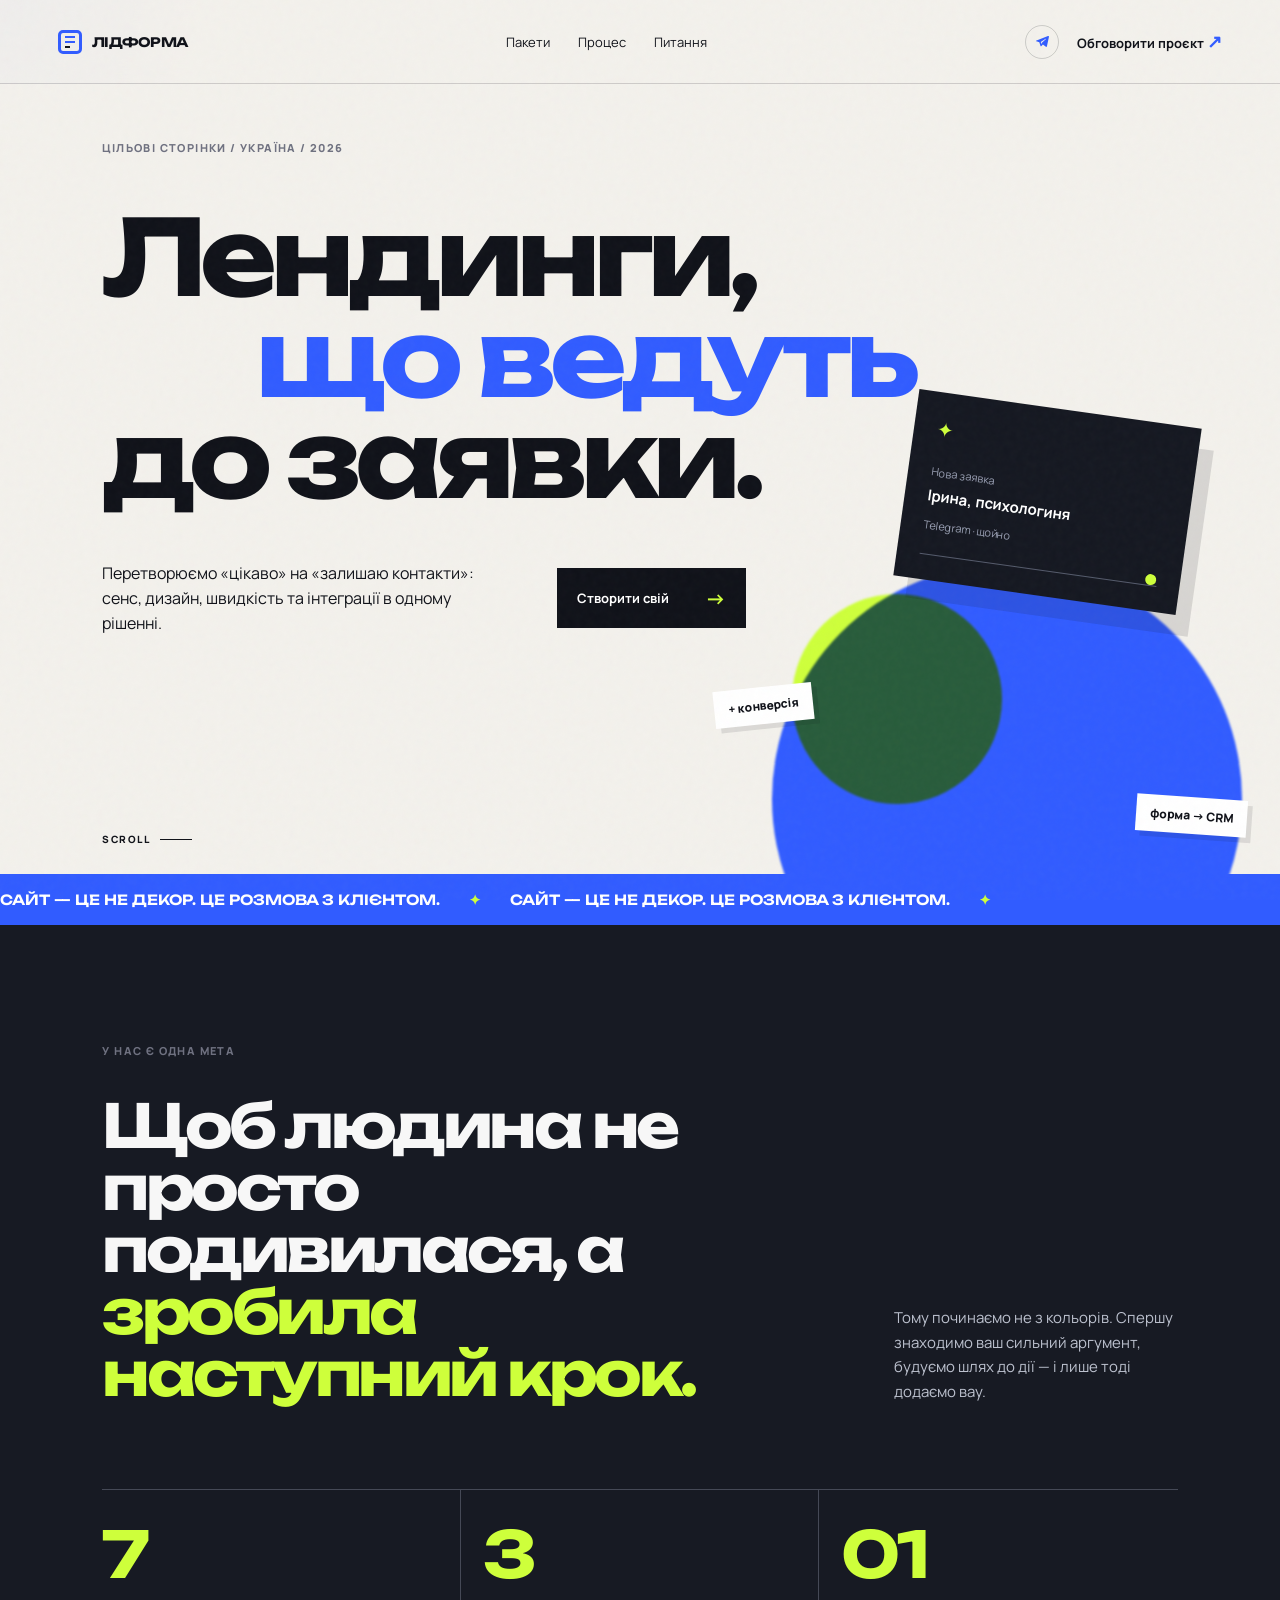
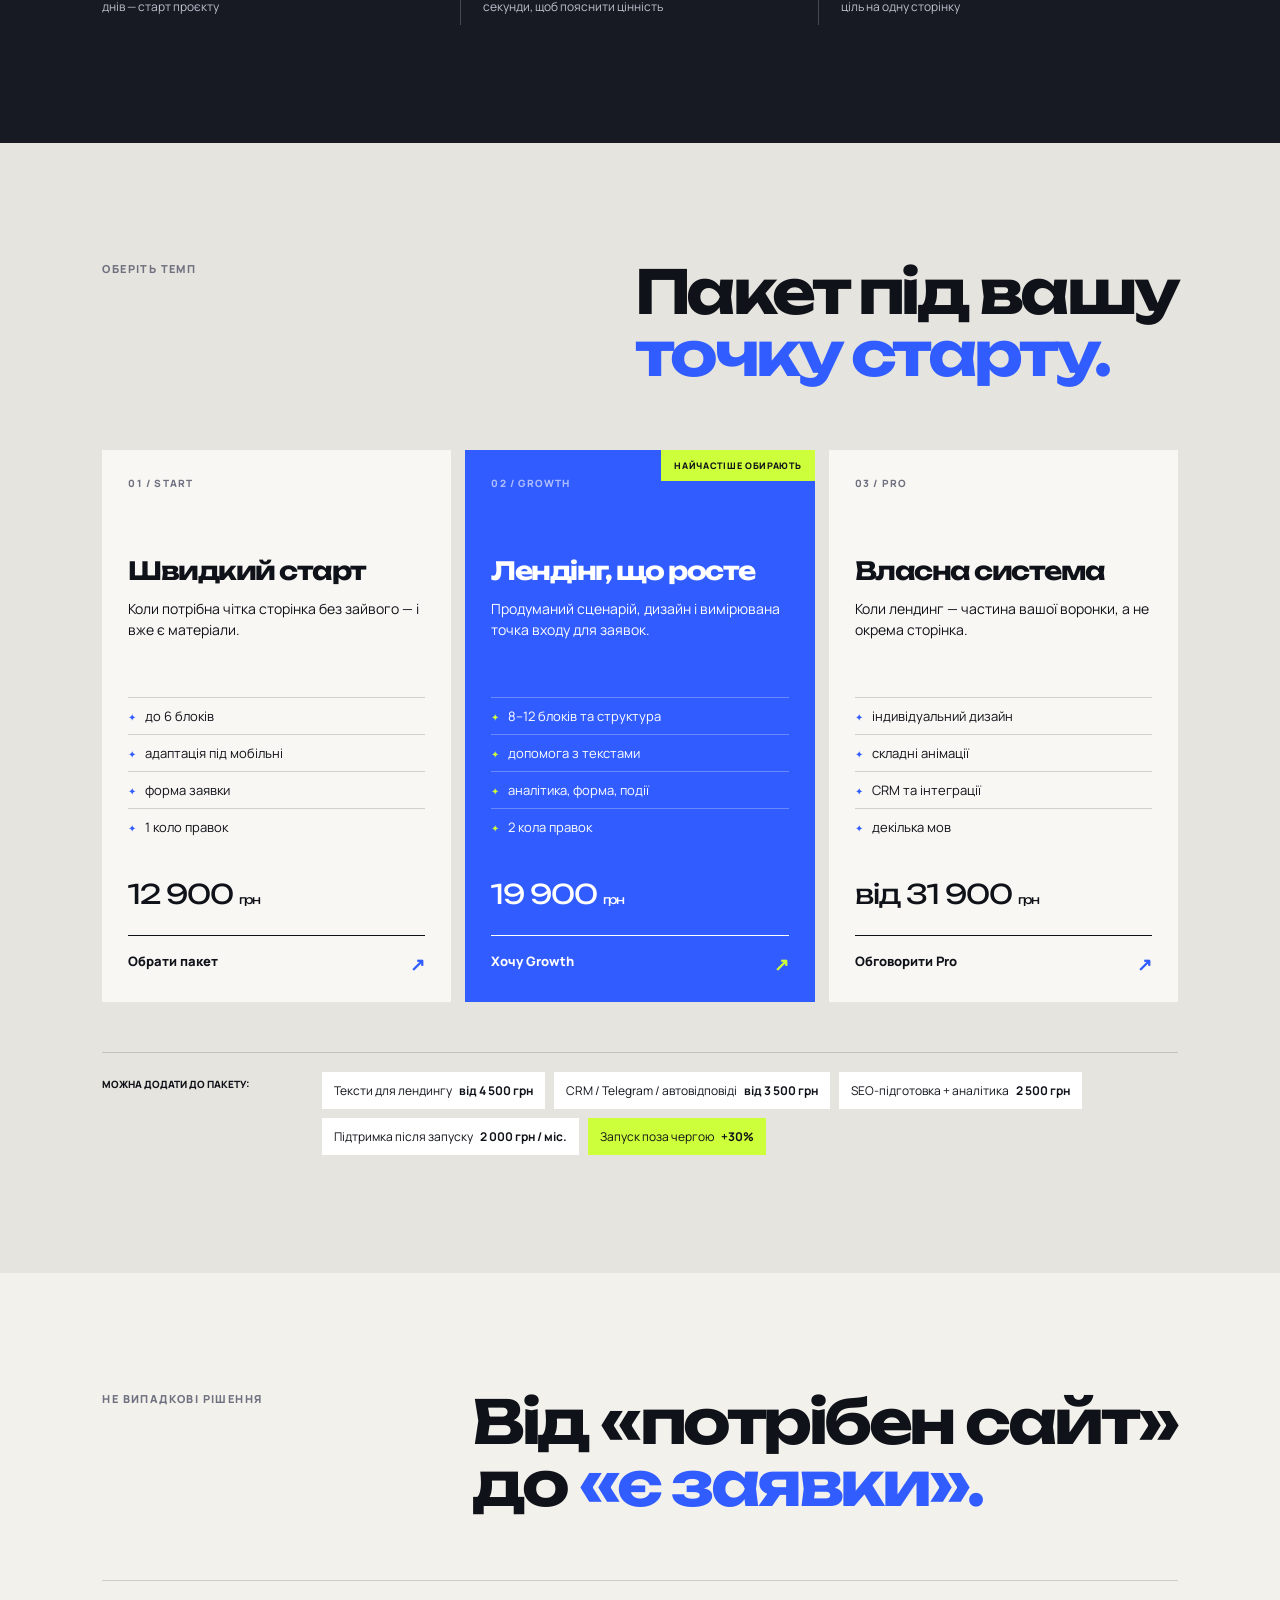
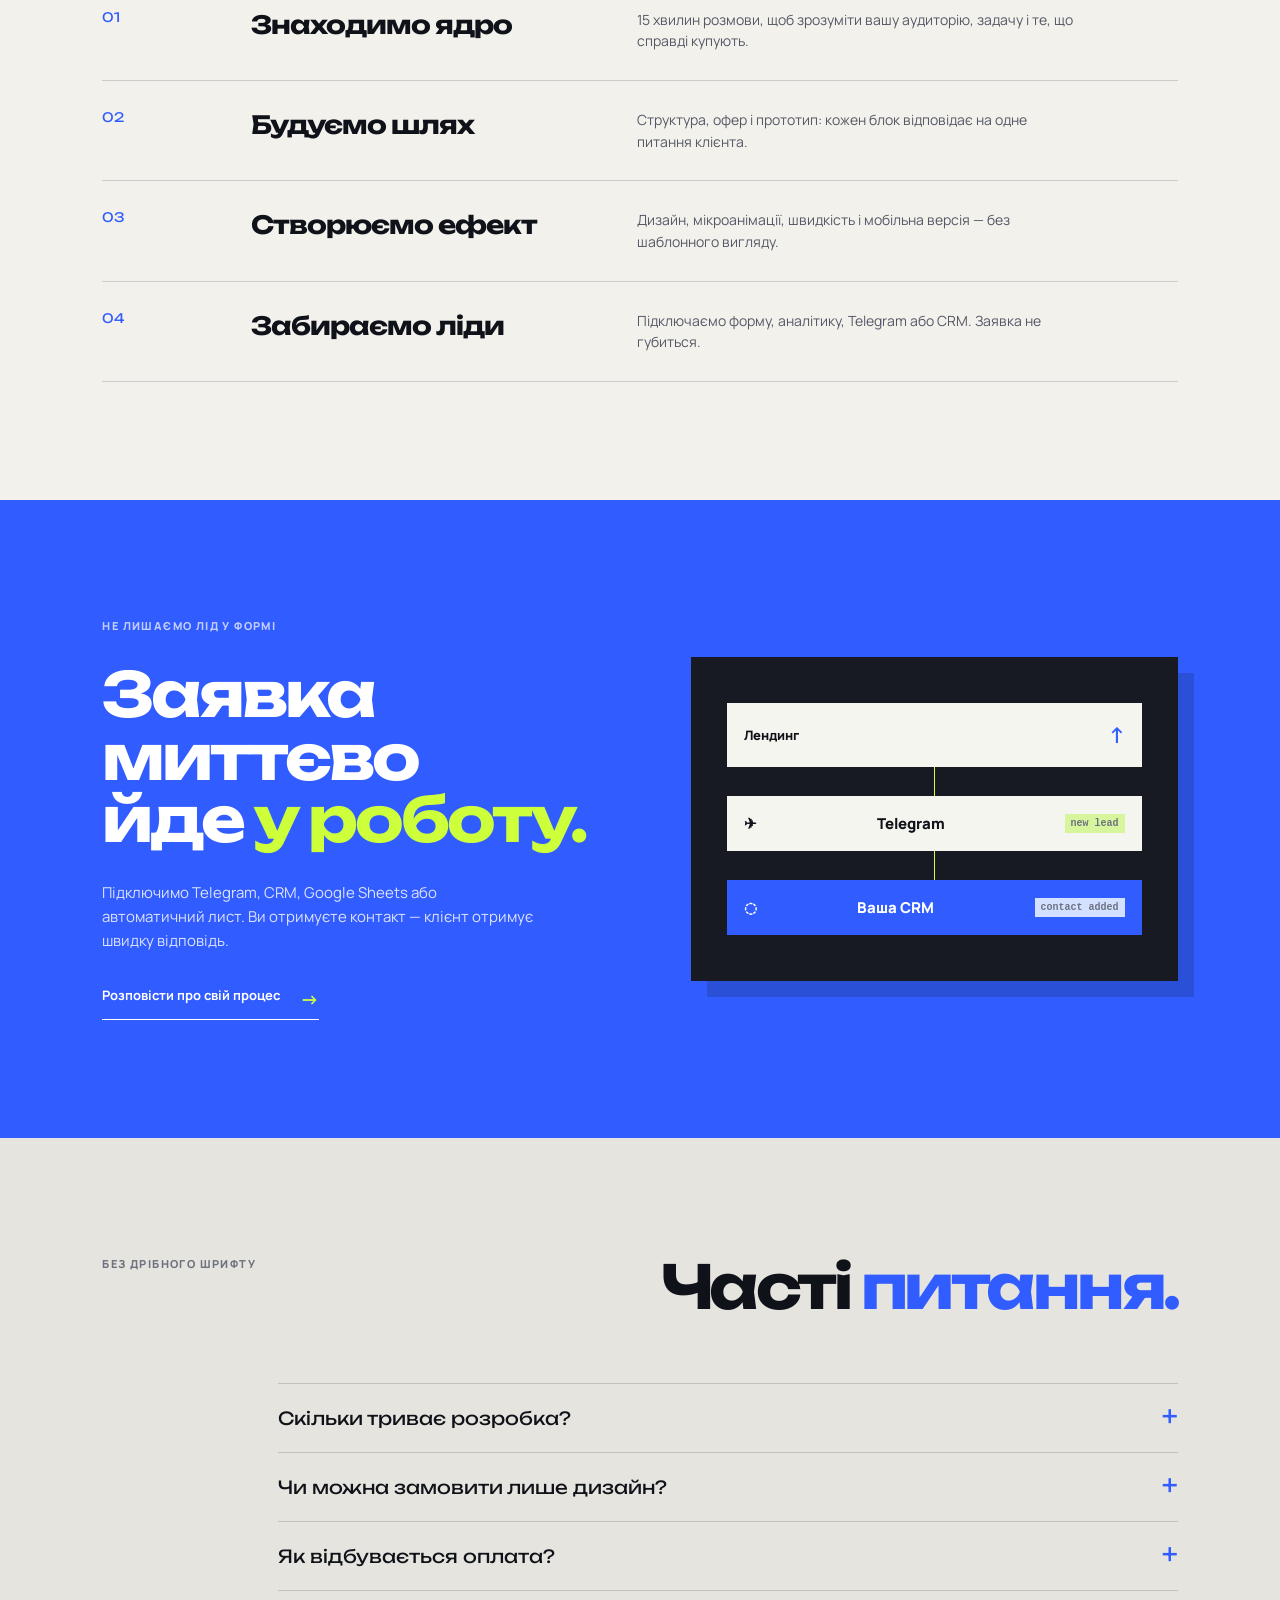
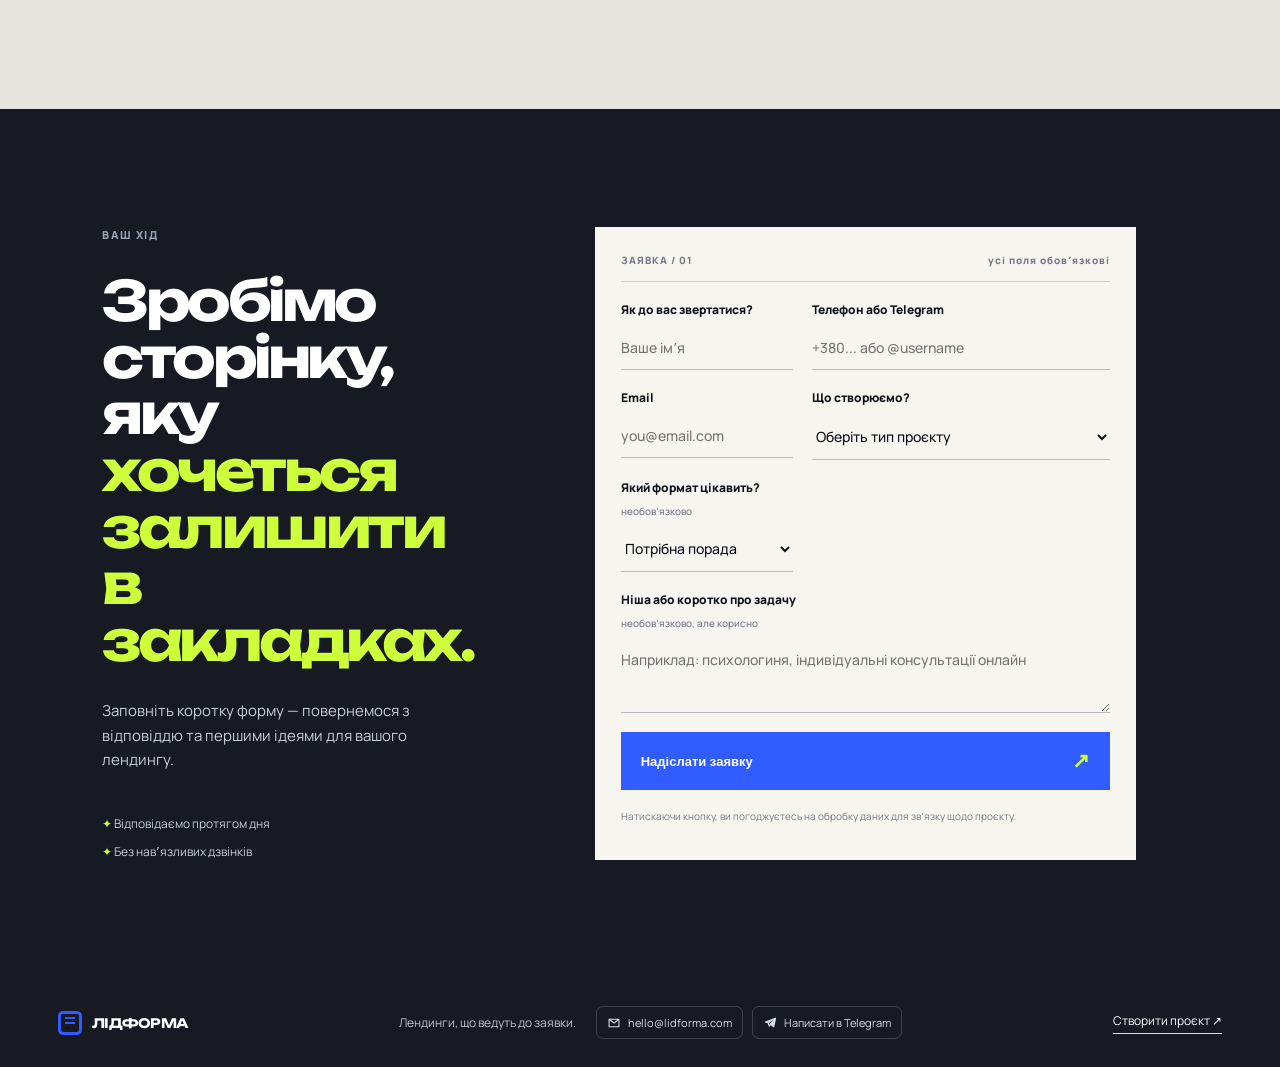
<file: index.html>
<!doctype html>
<html lang="uk">
  <head>
    <meta charset="UTF-8" />
    <meta name="viewport" content="width=device-width, initial-scale=1.0" />
    <meta name="description" content="ЛІДФОРМА — лендинги, що приводять заявки." />
    <title>ЛІДФОРМА — лендинги під заявку</title>
    <link rel="icon" type="image/svg+xml" href="logo-telegram-emoji.svg" />
    <link rel="apple-touch-icon" href="logo-social-light.png" />
    <link rel="preconnect" href="https://fonts.googleapis.com" />
    <link rel="preconnect" href="https://fonts.gstatic.com" crossorigin />
    <link href="https://fonts.googleapis.com/css2?family=Manrope:wght@400;500;600;700;800&family=Unbounded:wght@500;600;700&display=swap" rel="stylesheet" />
    <link rel="stylesheet" href="styles.css" />
    <link rel="stylesheet" href="enhancements.css" />
    <link rel="stylesheet" href="mobile-optimizations.css" />
    <script>
      !function(f,b,e,v,n,t,s){if(f.fbq)return;n=f.fbq=function(){n.callMethod?n.callMethod.apply(n,arguments):n.queue.push(arguments)};if(!f._fbq)f._fbq=n;n.push=n;n.loaded=!0;n.version='2.0';n.queue=[];t=b.createElement(e);t.async=!0;t.src=v;s=b.getElementsByTagName(e)[0];s.parentNode.insertBefore(t,s)}(window,document,'script','https://connect.facebook.net/en_US/fbevents.js');
      fbq('init', '1999638007347637');
      fbq('track', 'PageView');
    </script>
    <noscript><img height="1" width="1" style="display:none" alt="" src="https://www.facebook.com/tr?id=1999638007347637&ev=PageView&noscript=1" /></noscript>
  </head>
  <body>
    <div class="noise"></div><div class="cursor-glow"></div>
    <header class="topbar"><a class="brand" href="#top" aria-label="ЛІДФОРМА, на головну"><span class="brand-mark"><i></i><b></b><em></em></span><span>ЛІДФОРМА</span></a><nav><a href="#formats">Пакети</a><a href="#process">Процес</a><a href="#faq">Питання</a></nav><div class="header-actions"><a class="header-telegram" href="https://t.me/vladislavbulldozer" target="_blank" rel="noopener" aria-label="Написати Владиславу в Telegram"><svg viewBox="0 0 24 24" aria-hidden="true"><path d="M21 3 3.8 9.6c-1.17.46-1.16 1.12-.22 1.4l4.41 1.38 1.7 5.25c.2.55.1.77.67.77.44 0 .63-.2.88-.44l2.14-2.08 4.45 3.28c.82.46 1.4.22 1.6-.76L22.35 4.5C22.64 3.1 21.82 2.47 21 3Zm-10.96 9.06 7.53-4.75c.38-.23.72-.1.43.16l-6.1 5.52-.24 2.57-1.62-3.5Z"/></svg></a><a class="header-cta" href="#brief">Обговорити проєкт <span>↗</span></a></div></header><a class="mobile-cta" href="#brief">Створити свій лендинг <span>↗</span></a>
    <main id="top">
      <section class="hero section">
        <div class="eyebrow reveal">ЦІЛЬОВІ СТОРІНКИ / УКРАЇНА / 2026</div>
        <h1 class="hero-title"><span class="reveal">Лендинги,</span><span class="reveal accent">що ведуть</span><span class="reveal">до заявки.</span></h1>
        <div class="hero-bottom reveal"><p>Перетворюємо «цікаво» на «залишаю контакти»: сенс, дизайн, швидкість та інтеграції в одному рішенні.</p><a class="button magnetic" href="#brief">Створити свій <span>→</span></a></div>
        <div class="hero-art" aria-hidden="true"><div class="orb orb-one"></div><div class="orb orb-two"></div><div class="lead-card float"><div class="mini-logo">✦</div><span>Нова заявка</span><strong>Ірина, психологиня</strong><small>Telegram · щойно</small><div class="lead-card-line"></div><b class="success-dot"></b></div><div class="floating-label label-a">+ конверсія</div><div class="floating-label label-b">форма → CRM</div></div>
        <div class="scroll-hint">SCROLL <i></i></div>
      </section>
      <section class="ticker"><div>САЙТ — ЦЕ НЕ ДЕКОР. ЦЕ РОЗМОВА З КЛІЄНТОМ. <span>✦</span> САЙТ — ЦЕ НЕ ДЕКОР. ЦЕ РОЗМОВА З КЛІЄНТОМ. <span>✦</span></div></section>
      <section class="proof section">
        <p class="section-kicker reveal">У НАС Є ОДНА МЕТА</p>
        <div class="statement"><h2 class="reveal">Щоб людина не просто подивилася, а <em>зробила наступний крок.</em></h2><p class="reveal">Тому починаємо не з кольорів. Спершу знаходимо ваш сильний аргумент, будуємо шлях до дії — і лише тоді додаємо вау.</p></div>
        <div class="metrics reveal"><article><strong data-count="7">0</strong><span>днів — старт проєкту</span></article><article><strong data-count="3">0</strong><span>секунди, щоб пояснити цінність</span></article><article><strong>01</strong><span>ціль на одну сторінку</span></article></div>
      </section>
      <section id="formats" class="formats section">
        <div class="section-heading"><p class="section-kicker">ОБЕРІТЬ ТЕМП</p><h2>Пакет під вашу<br /><em>точку старту.</em></h2></div>
        <div class="price-grid">
          <article class="price-card reveal"><span class="price-no">01 / START</span><h3>Швидкий старт</h3><p>Коли потрібна чітка сторінка без зайвого — і вже є матеріали.</p><ul><li>до 6 блоків</li><li>адаптація під мобільні</li><li>форма заявки</li><li>1 коло правок</li></ul><div class="price">12 900 <small>грн</small></div><a href="#brief" data-package="Start">Обрати пакет <span>↗</span></a></article>
          <article class="price-card featured reveal"><div class="popular">НАЙЧАСТІШЕ ОБИРАЮТЬ</div><span class="price-no">02 / GROWTH</span><h3>Лендінг, що росте</h3><p>Продуманий сценарій, дизайн і вимірювана точка входу для заявок.</p><ul><li>8–12 блоків та структура</li><li>допомога з текстами</li><li>аналітика, форма, події</li><li>2 кола правок</li></ul><div class="price">19 900 <small>грн</small></div><a href="#brief" data-package="Growth">Хочу Growth <span>↗</span></a></article>
          <article class="price-card reveal"><span class="price-no">03 / PRO</span><h3>Власна система</h3><p>Коли лендинг — частина вашої воронки, а не окрема сторінка.</p><ul><li>індивідуальний дизайн</li><li>складні анімації</li><li>CRM та інтеграції</li><li>декілька мов</li></ul><div class="price">від 31 900 <small>грн</small></div><a href="#brief" data-package="Pro">Обговорити Pro <span>↗</span></a></article>
        </div>
        <div class="extras reveal"><p>МОЖНА ДОДАТИ ДО ПАКЕТУ:</p><div><span>Тексти для лендингу <b>від 4 500 грн</b></span><span>CRM / Telegram / автовідповіді <b>від 3 500 грн</b></span><span>SEO-підготовка + аналітика <b>2 500 грн</b></span><span>Підтримка після запуску <b>2 000 грн / міс.</b></span><span class="urgent">Запуск поза чергою <b>+30%</b></span></div></div>
      </section>
      <section id="process" class="process section"><div class="section-heading"><p class="section-kicker">НЕ ВИПАДКОВІ РІШЕННЯ</p><h2>Від «потрібен сайт»<br />до <em>«є заявки».</em></h2></div><div class="steps"><article class="step reveal"><span>01</span><h3>Знаходимо ядро</h3><p>15 хвилин розмови, щоб зрозуміти вашу аудиторію, задачу і те, що справді купують.</p></article><article class="step reveal"><span>02</span><h3>Будуємо шлях</h3><p>Структура, офер і прототип: кожен блок відповідає на одне питання клієнта.</p></article><article class="step reveal"><span>03</span><h3>Створюємо ефект</h3><p>Дизайн, мікроанімації, швидкість і мобільна версія — без шаблонного вигляду.</p></article><article class="step reveal"><span>04</span><h3>Забираємо ліди</h3><p>Підключаємо форму, аналітику, Telegram або CRM. Заявка не губиться.</p></article></div></section>
      <section class="integration section"><div class="integration-copy reveal"><p class="section-kicker">НЕ ЛИШАЄМО ЛІД У ФОРМІ</p><h2>Заявка миттєво<br />йде <em>у роботу.</em></h2><p>Підключимо Telegram, CRM, Google Sheets або автоматичний лист. Ви отримуєте контакт — клієнт отримує швидку відповідь.</p><a href="#brief" class="text-link">Розповісти про свій процес <span>→</span></a></div><div class="flow-card reveal"><div class="flow-source">Лендинг <b>↑</b></div><i></i><div class="flow-destination telegram">✈ <span>Telegram</span><b>new lead</b></div><i></i><div class="flow-destination crm">◌ <span>Ваша CRM</span><b>contact added</b></div></div></section>
      <section id="faq" class="faq section"><div class="section-heading"><p class="section-kicker">БЕЗ ДРІБНОГО ШРИФТУ</p><h2>Часті <em>питання.</em></h2></div><div class="faq-list"><details class="reveal"><summary>Скільки триває розробка?<span>+</span></summary><p>Start — до 7 днів, Growth — до 10 днів, Pro — від 14 днів. Точний таймінг визначаємо після короткого брифу.</p></details><details class="reveal"><summary>Чи можна замовити лише дизайн?<span>+</span></summary><p>Так. Підготуємо дизайн у Figma, який ваша команда зможе передати в розробку. Напишіть про це у формі.</p></details><details class="reveal"><summary>Як відбувається оплата?<span>+</span></summary><p>50% перед стартом, 50% перед публікацією. Вартість домену, хостингу та платних сервісів не входить у пакет.</p></details></div></section>
      <section id="brief" class="brief section"><div class="brief-intro"><p class="section-kicker">ВАШ ХІД</p><h2>Зробімо сторінку, яку <em>хочеться залишити в закладках.</em></h2><p>Заповніть коротку форму — повернемося з відповіддю та першими ідеями для вашого лендингу.</p><div class="brief-assurance"><span>✦ Відповідаємо протягом дня</span><span>✦ Без навʼязливих дзвінків</span></div></div><form id="lead-form" class="lead-form" novalidate><div class="form-top"><span>ЗАЯВКА / 01</span><span>усі поля обовʼязкові</span></div><label>Як до вас звертатися?<input name="name" required placeholder="Ваше імʼя" autocomplete="name" /></label><label>Телефон або Telegram<input name="contact" required placeholder="+380... або @username" /></label><label>Email<input type="email" name="email" required placeholder="you@email.com" autocomplete="email" /></label><label>Що створюємо?<select name="project" required><option value="" selected disabled>Оберіть тип проєкту</option><option>Безкоштовний розбір сайту / точки входу</option><option>Лендінг для послуги</option><option>Лендінг для експерта</option><option>Онлайн-курс / подія</option><option>Товарний лендинг</option><option>SaaS / цифровий продукт</option><option>Інше — поясню в повідомленні</option></select></label><label class="package-choice">Який формат цікавить? <small>необовʼязково</small><select name="packageChoice"><option value="">Потрібна порада</option><option value="Start">Start</option><option value="Growth">Growth</option><option value="Pro">Pro</option></select></label><label class="wide">Ніша або коротко про задачу <small>необовʼязково, але корисно</small><textarea name="details" placeholder="Наприклад: психологиня, індивідуальні консультації онлайн"></textarea></label><button class="submit-button magnetic" type="submit">Надіслати заявку <span>↗</span></button><p class="form-note">Натискаючи кнопку, ви погоджуєтесь на обробку даних для звʼязку щодо проєкту.</p></form></section>
    </main>
    <footer><a class="brand" href="#top"><span class="brand-mark"><i></i><b></b><em></em></span><span>ЛІДФОРМА</span></a><div class="footer-meta"><p>Лендинги, що ведуть до заявки.</p><div class="footer-contacts"><a class="footer-contact" href="mailto:hello@lidforma.com" aria-label="Написати на hello@lidforma.com"><svg viewBox="0 0 24 24" aria-hidden="true"><path d="M3.5 5.5h17v13h-17zM4 6l8 6 8-6"/></svg><span>hello@lidforma.com</span></a><a class="footer-contact" href="https://t.me/vladislavbulldozer" target="_blank" rel="noopener" aria-label="Написати Владиславу в Telegram"><svg viewBox="0 0 24 24" aria-hidden="true"><path d="M21 3 3.8 9.6c-1.17.46-1.16 1.12-.22 1.4l4.41 1.38 1.7 5.25c.2.55.1.77.67.77.44 0 .63-.2.88-.44l2.14-2.08 4.45 3.28c.82.46 1.4.22 1.6-.76L22.35 4.5C22.64 3.1 21.82 2.47 21 3Zm-10.96 9.06 7.53-4.75c.38-.23.72-.1.43.16l-6.1 5.52-.24 2.57-1.62-3.5Z"/></svg><span>Написати в Telegram</span></a></div></div><a href="#brief">Створити проєкт ↗</a></footer>
    <div id="success-modal" class="modal" aria-hidden="true"><div class="modal-card"><button aria-label="Закрити" class="modal-close">×</button><div class="modal-star">✦</div><h2>Заявку<br /><em>отримано.</em></h2><p>Контакт збережено. Щоб ми підготували для вас точну пропозицію, дайте відповідь ще на кілька запитань — це займе 10–15 хвилин.</p><a class="modal-brief" href="brief.html">Заповнити бриф <span>→</span></a><button class="modal-button">Заповню пізніше</button></div></div>
    <script src="analytics.js"></script>
    <script src="script.js"></script>
  </body>
</html>
</file>
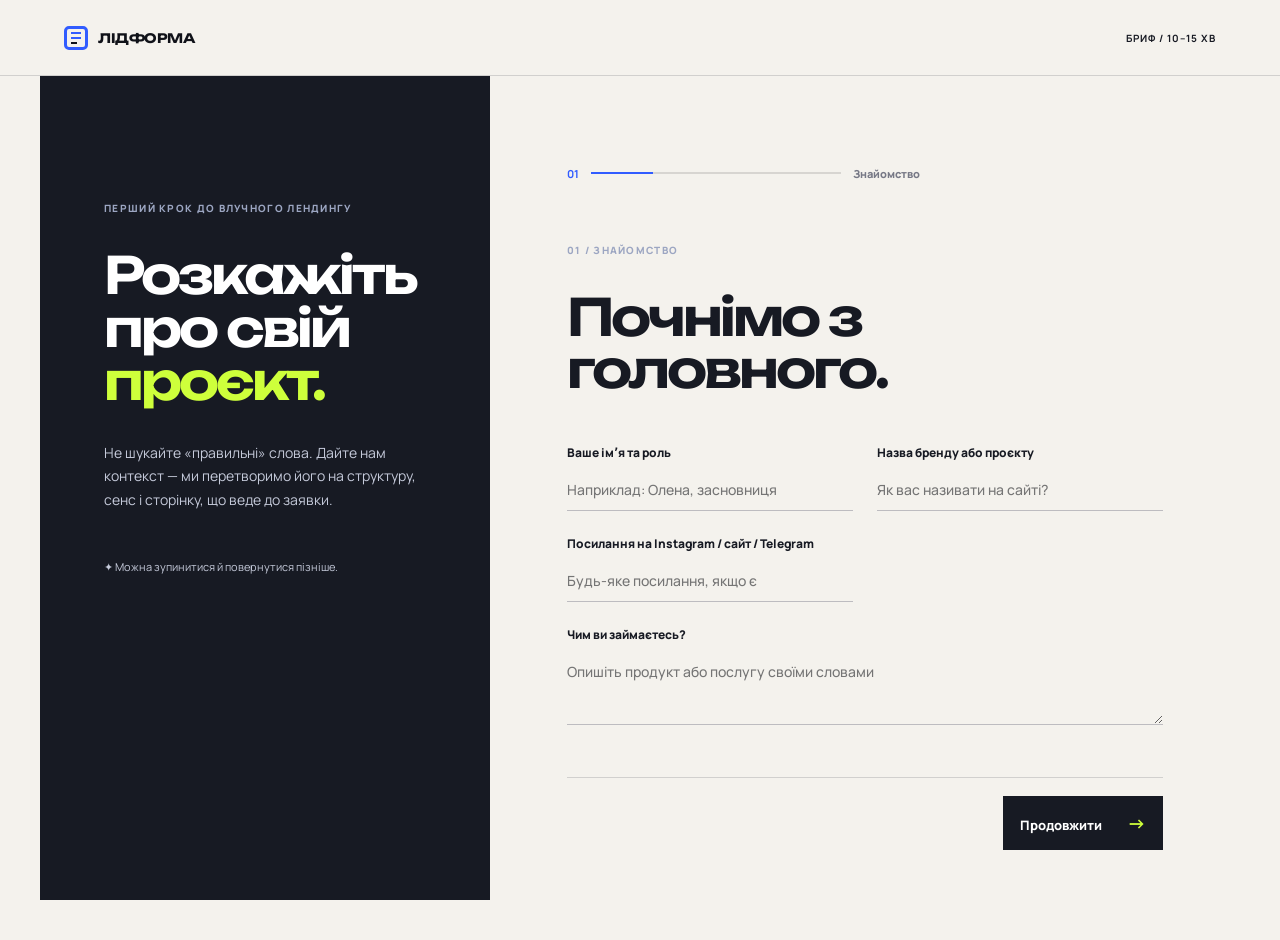
<file: brief.html>
<!doctype html>
<html lang="uk">
  <head>
    <meta charset="UTF-8">
    <meta name="viewport" content="width=device-width,initial-scale=1.0">
    <title>Бриф — ЛІДФОРМА</title>
    <link rel="preconnect" href="https://fonts.googleapis.com">
    <link rel="preconnect" href="https://fonts.gstatic.com" crossorigin>
    <link href="https://fonts.googleapis.com/css2?family=Manrope:wght@400;500;600;700;800&family=Unbounded:wght@500;600;700&display=swap" rel="stylesheet">
    <link rel="stylesheet" href="brief.css">
  </head>
  <body>
    <header>
      <a href="index.html" class="brand"><span class="mark">☰</span>ЛІДФОРМА</a>
      <b>БРИФ / 10–15 ХВ</b>
    </header>
    <main>
      <aside>
        <p>ПЕРШИЙ КРОК ДО ВЛУЧНОГО ЛЕНДИНГУ</p>
        <h1>Розкажіть про свій<br><em>проєкт.</em></h1>
        <span>Не шукайте «правильні» слова. Дайте нам контекст — ми перетворимо його на структуру, сенс і сторінку, що веде до заявки.</span>
        <small>✦ Можна зупинитися й повернутися пізніше.</small>
      </aside>
      <form id="brief">
        <div class="progress"><b id="counter">01</b><i><em></em></i><span id="caption">Знайомство</span></div>
        <section class="step active">
          <p>01 / ЗНАЙОМСТВО</p>
          <h2>Почнімо з<br>головного.</h2>
          <label>Ваше імʼя та роль<input required name="name" placeholder="Наприклад: Олена, засновниця"></label>
          <label>Назва бренду або проєкту<input required name="brand" placeholder="Як вас називати на сайті?"></label>
          <label>Посилання на Instagram / сайт / Telegram<input name="links" placeholder="Будь-яке посилання, якщо є"></label>
          <label>Чим ви займаєтесь?<textarea required name="business" placeholder="Опишіть продукт або послугу своїми словами"></textarea></label>
        </section>
        <section class="step">
          <p>02 / АУДИТОРІЯ Й ЦІЛЬ</p>
          <h2>Для кого і<br>заради чого?</h2>
          <label>Хто ваш клієнт?<textarea required name="audience" placeholder="Хто ця людина і з якою потребою вона приходить?"></textarea></label>
          <label>Головна дія на лендингу<select required name="goal"><option value="">Оберіть дію</option><option>Залишити заявку</option><option>Написати у Telegram</option><option>Записатися на консультацію</option><option>Купити продукт</option></select></label>
          <label>Чому обирають саме вас?<textarea required name="difference" placeholder="Досвід, підхід, результат, ціна, формат"></textarea></label>
          <label>Які сумніви клієнта треба зняти?<textarea name="objections" placeholder="«Це дорого», «не знаю, чи підійде мені»"></textarea></label>
        </section>
        <section class="step">
          <p>03 / СЕНС І ВІЗУАЛ</p>
          <h2>Який настрій<br><em>має відчуватися?</em></h2>
          <label>Які сайти або бренди вам подобаються?<textarea name="references" placeholder="Додайте посилання і коротко: що саме подобається"></textarea></label>
          <fieldset>
            <legend>Оберіть 2–3 слова про стиль</legend>
            <div class="chips">
              <label><input type="checkbox" name="style" value="Мінімалістичний">Мінімалістичний</label>
              <label><input type="checkbox" name="style" value="Сміливий">Сміливий</label>
              <label><input type="checkbox" name="style" value="Преміальний">Преміальний</label>
              <label><input type="checkbox" name="style" value="Теплий">Теплий</label>
              <label><input type="checkbox" name="style" value="Технологічний">Технологічний</label>
            </div>
          </fieldset>
          <label>Чого точно не має бути?<textarea name="avoid" placeholder="Кольори, стилі або рішення, які вам не близькі"></textarea></label>
        </section>
        <section class="step">
          <p>04 / МАТЕРІАЛИ Й ЗАПУСК</p>
          <h2>Майже<br><em>фініш.</em></h2>
          <label>Що вже є для лендингу?<textarea name="materials" placeholder="Лого, фото, тексти, відгуки, кейси, відео"></textarea></label>
          <label>Які інтеграції потрібні?<select name="integrations"><option>Поки не знаю — порадьте</option><option>Telegram</option><option>CRM</option><option>Google Sheets</option><option>Онлайн-оплата</option></select></label>
          <label>Коли хочете запустити лендинг?<select required name="deadline"><option value="">Оберіть орієнтир</option><option>Якнайшвидше — запуск поза чергою</option><option>Протягом 7–10 днів</option><option>Протягом місяця</option><option>Поки планую</option></select></label>
          <label>Будь-які деталі, які варто знати<textarea name="comment" placeholder="Можна залишити голосом у Telegram після відправки"></textarea></label>
        </section>
        <footer>
          <button type="button" id="back">← Назад</button>
          <button type="button" id="next">Продовжити <b>→</b></button>
          <button type="submit" id="submit">Надіслати бриф <b>↗</b></button>
        </footer>
      </form>
    </main>
    <div class="thanks" id="thanks"><article><span>✦</span><h2>Бриф<br><em>отримано.</em></h2><p>Дякуємо за деталі. Ми повернемося з наступним кроком та першими думками щодо вашого лендингу.</p><a href="index.html">На головну ЛІДФОРМА →</a></article></div>
    <script src="analytics.js"></script>
    <script src="brief.js"></script>
  </body>
</html>
</file>
<file: styles.css>
:root{--ink:#101219;--muted:#6f7180;--paper:#f3f1ec;--blue:#315cff;--lime:#ceff3b;--line:rgba(16,18,25,.16)}*{box-sizing:border-box}html{scroll-behavior:smooth}body{margin:0;background:var(--paper);color:var(--ink);font-family:Manrope,Arial,sans-serif;overflow-x:hidden}.noise{position:fixed;inset:0;pointer-events:none;opacity:.035;z-index:10;background-image:url("data:image/svg+xml,%3Csvg viewBox='0 0 160 160' xmlns='http://www.w3.org/2000/svg'%3E%3Cfilter id='n'%3E%3CfeTurbulence type='fractalNoise' baseFrequency='.85' numOctaves='4' stitchTiles='stitch'/%3E%3C/filter%3E%3Crect width='100%25' height='100%25' filter='url(%23n)' opacity='.8'/%3E%3C/svg%3E")}.cursor-glow{position:fixed;width:420px;height:420px;border-radius:50%;background:radial-gradient(circle,rgba(49,92,255,.13),transparent 70%);pointer-events:none;z-index:-1;transform:translate(-50%,-50%);transition:opacity .3s}.topbar{height:84px;display:flex;align-items:center;justify-content:space-between;padding:0 4.5vw;border-bottom:1px solid var(--line);position:relative;z-index:5;background:rgba(243,241,236,.82);backdrop-filter:blur(14px)}.brand{display:flex;gap:10px;align-items:center;color:var(--ink);text-decoration:none;font-family:Unbounded,sans-serif;font-size:13px;font-weight:700;letter-spacing:-.5px}.brand-mark{height:24px;width:24px;border:3px solid var(--blue);border-radius:5px;display:grid;align-content:center;gap:3px;padding:0 4px}.brand-mark i,.brand-mark b,.brand-mark em{height:2px;background:var(--blue);display:block}.brand-mark em{width:55%;background:var(--ink)}nav{display:flex;gap:28px}nav a{font-size:13px;color:var(--ink);text-decoration:none}.header-cta{font-weight:700;font-size:13px;color:var(--ink);text-decoration:none;border-bottom:1px solid var(--ink);padding:7px 0}.header-cta span{color:var(--blue);font-size:18px}.section{padding:118px 8vw}.hero{min-height:790px;position:relative;overflow:hidden;padding-top:56px;background:var(--paper)}.eyebrow,.section-kicker{font-size:11px;font-weight:800;letter-spacing:1.4px;color:var(--muted);margin:0}.hero-title{font-family:Unbounded,sans-serif;font-size:clamp(49px,8.2vw,132px);line-height:.96;letter-spacing:-6px;max-width:1080px;margin:52px 0;position:relative;z-index:2}.hero-title span{display:block}.accent{color:var(--blue);padding-left:12vw}.hero-bottom{position:relative;z-index:2;display:flex;gap:55px;align-items:center}.hero-bottom p{font-size:16px;line-height:1.55;max-width:400px;margin:0}.button,.submit-button{border:0;background:var(--ink);color:white;padding:16px 20px;text-decoration:none;display:inline-flex;align-items:center;gap:36px;font-weight:700;font-size:13px;cursor:pointer;transition:transform .25s,background .25s}.button:hover,.submit-button:hover{background:var(--blue);transform:translateY(-3px)}.button span,.submit-button span{font-size:21px;color:var(--lime)}.hero-art{position:absolute;right:3vw;bottom:20px;width:min(42vw,590px);height:550px;z-index:1}.orb{position:absolute;border-radius:50%;filter:blur(1px)}.orb-one{width:470px;height:470px;background:var(--blue);right:0;bottom:-180px}.orb-two{width:210px;height:210px;background:var(--lime);right:240px;bottom:50px;mix-blend-mode:multiply}.lead-card{position:absolute;right:52px;top:104px;width:285px;background:#151821;color:#fff;padding:23px 23px 25px;box-shadow:15px 20px 0 rgba(16,18,25,.12);transform:rotate(8deg)}.lead-card span{font-size:11px;color:#9ba1b5;display:block;margin-top:22px}.lead-card strong{display:block;font-size:15px;margin:6px 0}.lead-card small{font-size:11px;color:#9ba1b5}.lead-card-line{height:1px;background:#555b6c;margin-top:20px}.mini-logo{font-size:20px;color:var(--lime)}.success-dot{position:absolute;right:24px;bottom:26px;width:11px;height:11px;border-radius:50%;background:var(--lime)}.floating-label{position:absolute;font-size:12px;font-weight:800;background:#fff;padding:10px 14px;box-shadow:5px 5px 0 rgba(16,18,25,.1)}.label-a{left:10px;bottom:130px;transform:rotate(-6deg)}.label-b{right:-5px;bottom:20px;transform:rotate(4deg)}.scroll-hint{position:absolute;bottom:28px;left:8vw;font-size:10px;letter-spacing:1.5px;font-weight:800;display:flex;align-items:center;gap:10px}.scroll-hint i{display:block;width:32px;height:1px;background:var(--ink)}.ticker{background:var(--blue);color:#fff;padding:17px 0;overflow:hidden;white-space:nowrap;font-family:Unbounded,sans-serif;font-size:14px;font-weight:600}.ticker div{animation:marquee 23s linear infinite}.ticker span{color:var(--lime);padding:0 25px}@keyframes marquee{to{transform:translateX(-50%)}}.proof{background:#171a23;color:#f7f7f7}.statement{display:grid;grid-template-columns:1.7fr .7fr;gap:8vw;align-items:end;margin-top:37px}.statement h2,.section-heading h2,.brief h2{font-family:Unbounded,sans-serif;font-size:clamp(33px,4.7vw,75px);line-height:1.03;letter-spacing:-3.5px;margin:0}.statement em,.section-heading em,.brief em{color:var(--blue);font-style:normal}.proof .statement em{color:var(--lime)}.statement p{line-height:1.65;color:#bcc1ce;margin:0;font-size:15px}.metrics{border-top:1px solid #454956;margin-top:84px;display:grid;grid-template-columns:repeat(3,1fr)}.metrics article{padding:24px 22px 0;border-right:1px solid #454956;min-height:135px}.metrics article:first-child{padding-left:0}.metrics article:last-child{border:0}.metrics strong{font-family:Unbounded,sans-serif;font-size:clamp(40px,5vw,72px);display:block;color:var(--lime);letter-spacing:-3px}.metrics span{font-size:12px;color:#bcc1ce}.formats{background:#e6e4de}.section-heading{display:flex;justify-content:space-between;align-items:flex-start;margin-bottom:65px}.section-heading h2{max-width:740px}.price-grid{display:grid;grid-template-columns:repeat(3,1fr);gap:14px}.price-card{min-height:550px;padding:26px;background:#f8f7f3;display:flex;flex-direction:column;position:relative;transition:transform .35s}.price-card:hover{transform:translateY(-10px)}.price-card.featured{background:var(--blue);color:#fff}.popular{position:absolute;top:0;right:0;background:var(--lime);color:var(--ink);padding:9px 13px;font-size:9px;font-weight:800;letter-spacing:.7px}.price-no{font-size:10px;font-weight:800;letter-spacing:1.2px;color:var(--muted)}.featured .price-no{color:#aebdff}.price-card h3{font-family:Unbounded,sans-serif;font-size:25px;letter-spacing:-1.5px;margin:65px 0 12px}.price-card p{font-size:14px;line-height:1.55;margin:0;min-height:67px}.price-card ul{list-style:none;padding:0;margin:32px 0}.price-card li{font-size:13px;padding:9px 0;border-top:1px solid var(--line)}.featured li{border-color:rgba(255,255,255,.28)}.price-card li:before{content:'✦';color:var(--blue);margin-right:9px;font-size:10px}.featured li:before{color:var(--lime)}.price{font-family:Unbounded,sans-serif;font-size:27px;margin-top:auto;letter-spacing:-1px}.price small{font-size:12px}.price-card>a{color:inherit;text-decoration:none;margin-top:24px;font-size:13px;font-weight:800;display:flex;justify-content:space-between;padding-top:16px;border-top:1px solid currentColor}.price-card>a span{color:var(--blue);font-size:18px}.featured>a span{color:var(--lime)}.extras{margin-top:50px;border-top:1px solid var(--line);padding-top:19px;display:grid;grid-template-columns:190px 1fr;gap:30px}.extras p{font-size:10px;font-weight:800;margin:5px 0}.extras div{display:flex;flex-wrap:wrap;gap:9px}.extras span{background:#fff;padding:10px 12px;font-size:12px}.extras b{margin-left:5px}.extras .urgent{background:var(--lime)}.process{background:var(--paper)}.steps{border-top:1px solid var(--line)}.step{display:grid;grid-template-columns:12% 34% 1fr;gap:20px;border-bottom:1px solid var(--line);padding:28px 0;transition:padding .25s}.step:hover{padding-left:20px;background:#eae8e2}.step span{font-family:Unbounded,sans-serif;font-size:13px;color:var(--blue)}.step h3{font-family:Unbounded,sans-serif;margin:0;font-size:25px;letter-spacing:-1px}.step p{max-width:440px;font-size:14px;line-height:1.55;margin:0;color:#555866}.integration{background:var(--blue);display:grid;grid-template-columns:1fr 1fr;gap:8vw;color:#fff;align-items:center}.integration .section-kicker{color:#c2ceff}.integration-copy h2{font-family:Unbounded,sans-serif;font-size:clamp(34px,4.8vw,70px);line-height:1.02;letter-spacing:-3px;margin:30px 0}.integration-copy h2 em{color:var(--lime);font-style:normal}.integration-copy>p:not(.section-kicker){color:#dce2ff;line-height:1.6;max-width:440px;font-size:15px}.text-link{color:#fff;display:inline-flex;margin-top:18px;gap:20px;text-decoration:none;border-bottom:1px solid #fff;padding-bottom:7px;font-size:13px;font-weight:700}.text-link span{color:var(--lime);font-size:19px}.flow-card{background:#171a23;padding:46px 36px;box-shadow:16px 16px 0 rgba(16,18,25,.17)}.flow-source,.flow-destination{display:flex;align-items:center;justify-content:space-between;padding:17px;background:#f5f5f0;color:var(--ink);font-size:13px;font-weight:800}.flow-source b{color:var(--blue);font-size:22px}.flow-card>i{display:block;width:1px;height:29px;background:var(--lime);margin:0 auto}.flow-destination{font-size:15px}.flow-destination b{font-family:monospace;font-size:10px;color:#6b7280;background:#d7f59c;padding:4px 6px}.crm{background:var(--blue);color:#fff}.crm b{background:#d4e0ff}.faq{background:#e6e4de}.faq-list{border-top:1px solid var(--line);max-width:900px;margin-left:auto}.faq details{border-bottom:1px solid var(--line);padding:23px 0}.faq summary{font-family:Unbounded,sans-serif;list-style:none;cursor:pointer;font-size:18px;display:flex;justify-content:space-between;gap:20px}.faq summary::-webkit-details-marker{display:none}.faq summary span{color:var(--blue);font-size:25px;line-height:.7}.faq details[open] summary span{transform:rotate(45deg)}.faq details p{font-size:14px;line-height:1.6;color:#555866;max-width:550px;margin:18px 35px 0 0}.brief{background:#171a23;color:#fff;display:grid;grid-template-columns:.9fr 1.1fr;gap:9vw}.brief .section-kicker{color:#9da4b5}.brief h2{font-size:clamp(34px,4.3vw,65px);margin:30px 0}.brief h2 em{color:var(--lime)}.brief-intro>p:not(.section-kicker){font-size:15px;color:#c8ccd7;line-height:1.65;max-width:430px}.brief-assurance{margin-top:42px;display:flex;flex-direction:column;gap:11px;font-size:12px;color:#c8ccd7}.brief-assurance span::first-letter{color:var(--lime)}.lead-form{background:#f6f5f0;color:var(--ink);padding:26px;display:grid;grid-template-columns:1fr 1fr;gap:19px;align-content:start}.form-top{grid-column:1/-1;display:flex;justify-content:space-between;font-size:10px;letter-spacing:1px;font-weight:800;color:#767987;padding-bottom:14px;border-bottom:1px solid var(--line)}.lead-form label{display:flex;flex-direction:column;gap:8px;font-size:12px;font-weight:800}.lead-form label small{font-weight:500;color:#767987}.lead-form input,.lead-form select,.lead-form textarea{font:500 14px Manrope,sans-serif;background:transparent;border:0;border-bottom:1px solid #b9bac0;padding:12px 0;color:var(--ink);border-radius:0;outline:0}.lead-form input:focus,.lead-form select:focus,.lead-form textarea:focus{border-bottom:2px solid var(--blue)}.lead-form textarea{resize:vertical;min-height:75px}.lead-form .wide{grid-column:1/-1}.submit-button{grid-column:1/-1;justify-content:space-between;padding:17px 20px;background:var(--blue)}.form-note{grid-column:1/-1;margin:0;font-size:10px;color:#767987;line-height:1.4}.modal{position:fixed;inset:0;background:rgba(13,15,21,.7);z-index:20;display:grid;place-items:center;padding:20px;opacity:0;visibility:hidden;transition:.25s}.modal.show{opacity:1;visibility:visible}.modal-card{max-width:470px;width:100%;background:#f4f3ee;padding:45px;position:relative}.modal-close{position:absolute;top:14px;right:17px;border:0;background:transparent;font-size:27px;cursor:pointer}.modal-star{font-size:35px;color:var(--blue)}.modal h2{font-family:Unbounded,sans-serif;letter-spacing:-2px;font-size:38px;line-height:1.02}.modal h2 em{font-style:normal;color:var(--blue)}.modal p{line-height:1.6;color:#5e616d}.modal-button{border:0;background:var(--ink);color:#fff;padding:13px 22px;font:700 13px Manrope;cursor:pointer;margin-top:15px}footer{padding:28px 4.5vw;background:#171a23;color:#fff;display:flex;align-items:center;justify-content:space-between}footer .brand{color:#fff}footer p,footer a:not(.brand){font-size:12px;color:#bfc4d1;margin:0}footer a:not(.brand){color:#fff;text-decoration:none;border-bottom:1px solid var(--lime);padding-bottom:4px}.reveal{opacity:0;transform:translateY(25px);transition:opacity .65s ease,transform .65s ease}.reveal.in-view{opacity:1;transform:none}.float{animation:float 5s ease-in-out infinite}@keyframes float{50%{transform:rotate(8deg) translateY(-15px)}}@media(max-width:800px){.topbar{padding:0 20px;height:68px}.topbar nav{display:none}.header-cta{font-size:11px}.section{padding:78px 24px}.hero{min-height:735px;padding-top:42px}.hero-title{letter-spacing:-3px;margin:40px 0}.accent{padding-left:8vw}.hero-bottom{display:block}.hero-bottom p{font-size:14px;margin-bottom:22px}.hero-art{width:430px;height:390px;right:-90px;bottom:-50px;opacity:.92}.lead-card{transform:scale(.75) rotate(8deg);right:70px;top:50px}.orb-one{width:340px;height:340px}.orb-two{width:150px;height:150px;right:180px}.label-a{left:20px;bottom:80px}.label-b{display:none}.scroll-hint{left:24px}.statement,.integration,.brief{grid-template-columns:1fr}.statement h2{margin-bottom:28px}.metrics{margin-top:45px}.metrics article{padding:18px 10px 0}.price-grid{grid-template-columns:1fr}.price-card{min-height:460px}.section-heading{display:block;margin-bottom:37px}.section-heading h2{margin-top:22px}.extras{grid-template-columns:1fr}.step{grid-template-columns:45px 1fr;gap:15px}.step p{grid-column:2}.integration{gap:48px}.flow-card{padding:25px}.brief{gap:45px}.lead-form{grid-template-columns:1fr;padding:20px}.lead-form .wide,.submit-button,.form-note{grid-column:1}.faq-list{margin-left:0}footer{padding:26px 20px;flex-wrap:wrap;gap:18px}.ticker{font-size:11px}.metrics strong{letter-spacing:-1px}.proof{padding-top:80px}.modal-card{padding:36px 25px}}@media(max-width:380px){.brand{font-size:11px}.header-cta{font-size:10px}.hero-title{font-size:47px}.hero-art{right:-130px}.metrics span{font-size:10px}}
</file>
<file: enhancements.css>
.modal-button{border:0;background:transparent;color:#5e616d;padding:13px 0;font:700 12px Manrope;cursor:pointer;margin-top:12px;display:block}.modal-brief{display:flex;justify-content:space-between;align-items:center;margin-top:22px;background:#315cff;color:#fff;text-decoration:none;font-size:13px;font-weight:800;padding:15px 17px}.modal-brief span{color:#ceff3b;font-size:20px}
@media (hover:hover) and (pointer:fine){.topbar nav a{padding:8px 10px;margin:-8px -10px;border-radius:7px;transition:background .2s ease,color .2s ease}.topbar nav a:hover{background:rgba(49,92,255,.11);color:#315cff}.header-cta{padding:8px 11px;margin:-8px -11px;border-radius:7px;border-bottom-color:transparent;transition:background .2s ease,color .2s ease,transform .2s ease}.header-cta:hover{background:rgba(49,92,255,.12);color:#315cff;transform:translateY(-1px)}.header-cta span{display:inline-block;transition:transform .2s ease}.header-cta:hover span{transform:translateX(3px)}}

/* Direct contact stays available without competing with the main form CTA. */
.header-actions{display:flex;align-items:center;gap:18px}.header-telegram{width:34px;height:34px;display:grid;place-items:center;border:1px solid rgba(16,18,25,.17);border-radius:50%;color:#315cff;text-decoration:none;transition:background .22s ease,color .22s ease,box-shadow .22s ease,transform .22s ease}.header-telegram svg{width:16px;height:16px;fill:currentColor}.header-telegram:hover{background:#315cff;color:#fff;box-shadow:0 0 0 5px rgba(49,92,255,.12),0 8px 19px rgba(49,92,255,.22);transform:translateY(-1px)}.footer-meta{display:flex;align-items:center;gap:20px}.footer-contacts{display:flex;align-items:center;gap:9px}.footer-contact{display:inline-flex;align-items:center;gap:7px;padding:8px 10px!important;border:1px solid rgba(191,196,209,.24)!important;border-radius:7px;color:#d9deeb!important;font-size:11px!important;transition:color .22s ease,background .22s ease,border-color .22s ease,box-shadow .22s ease,transform .22s ease}.footer-contact svg{width:14px;height:14px;fill:none;stroke:currentColor;stroke-width:1.8;stroke-linecap:round;stroke-linejoin:round}.footer-contact[href*="t.me"] svg{fill:currentColor;stroke:none}.footer-contact:hover{background:rgba(49,92,255,.2);border-color:#315cff!important;color:#fff!important;box-shadow:0 0 0 4px rgba(49,92,255,.12),0 7px 18px rgba(49,92,255,.22);transform:translateY(-2px)}
</file>
<file: mobile-optimizations.css>
/* Conversion-focused mobile refinements */
.mobile-cta{display:none}
@media (max-width:800px){
  body{padding-bottom:64px;-webkit-tap-highlight-color:transparent}.cursor-glow{display:none}.topbar{position:sticky;top:0}.topbar .brand{flex-shrink:0}.hero{min-height:690px}.hero-title{font-size:clamp(43px,13.4vw,59px);line-height:.98;letter-spacing:-2.6px}.hero-bottom p{max-width:330px}.scroll-hint{display:none}.section-heading h2,.statement h2,.brief h2{letter-spacing:-2px}.price-card{min-height:0;padding:25px}.price-card h3{margin-top:45px}.price-card p{min-height:0}.extras span{width:100%}.lead-form input,.lead-form select,.lead-form textarea{min-height:48px;font-size:16px}.lead-form textarea{padding-top:12px}.lead-form label{gap:6px}.lead-form .package-choice{display:flex!important;visibility:visible!important;opacity:1!important;order:0}.lead-form .package-choice select{display:block!important;visibility:visible!important;opacity:1!important}.submit-button{min-height:56px}.modal{align-items:end;padding:0}.modal-card{max-width:none;width:100%;padding:34px 24px 28px;border-radius:20px 20px 0 0}.modal h2{font-size:34px}.modal-brief{min-height:56px;align-items:center}.modal-button{min-height:42px}.mobile-cta{position:fixed;z-index:12;display:flex;bottom:0;left:0;right:0;min-height:64px;align-items:center;justify-content:space-between;padding:0 21px;background:#171a23;color:#fff;text-decoration:none;font-size:13px;font-weight:800;box-shadow:0 -7px 25px rgba(16,18,25,.13)}.mobile-cta span{font-size:20px;color:#ceff3b}.hero-art{pointer-events:none}.faq summary{font-size:16px;line-height:1.35}.brief-assurance{margin-top:30px}.metrics{grid-template-columns:repeat(3,1fr)}.metrics strong{font-size:31px}.metrics span{display:block;line-height:1.25}.flow-destination,.flow-source{padding:14px 12px}.flow-destination b{font-size:8px}.brand-mark{width:22px;height:22px}.brand{gap:8px}a,button,summary,input,select,textarea{touch-action:manipulation}}
@media (hover:none){.button:hover,.submit-button:hover{background:var(--ink);transform:none}.submit-button:hover{background:var(--blue)}.price-card:hover{transform:none}.step:hover{padding-left:0;background:transparent}}
@media (max-width:380px){.topbar{padding-left:16px;padding-right:16px}.header-cta{font-size:10px}.hero{min-height:665px}.price-card h3{font-size:22px}.mobile-cta{padding:0 16px}}

/* Mobile hero: preserve the desktop art direction without letting it cover the CTA. */
@media (max-width:800px){
  body{padding-bottom:0}
  .mobile-cta{display:none!important}
  .header-actions{gap:10px}.header-telegram{width:32px;height:32px;flex:0 0 32px}.header-telegram svg{width:15px;height:15px}
  footer{align-items:flex-start}.footer-meta{width:100%;order:3;align-items:flex-start;flex-direction:column;gap:13px}.footer-contacts{gap:8px;flex-wrap:wrap}.footer-contact{min-height:36px;font-size:11px!important}
  .hero{min-height:840px}
  .hero-art{width:390px;height:365px;right:-42px;bottom:-28px;opacity:.95}
  .lead-card{right:45px;top:45px;transform:scale(.68) rotate(7deg);transform-origin:center}
  .lead-card.float{animation:mobile-lead-float 7s ease-in-out infinite}
  .lead-card .success-dot{animation:lead-status-pulse 2.8s ease-in-out infinite}
  .orb-one{width:330px;height:330px;bottom:-145px}
  .orb-two{width:145px;height:145px;right:170px;bottom:30px}
  .label-a{left:7px;bottom:62px;transform:scale(.9) rotate(-6deg);transform-origin:left bottom}
  .label-b{display:block;right:68px;bottom:96px;transform:scale(.78) rotate(4deg);transform-origin:right bottom}
}
@keyframes mobile-lead-float{50%{transform:scale(.70) rotate(7deg) translateY(-7px)}}
@keyframes lead-status-pulse{50%{transform:scale(1.35);box-shadow:0 0 0 7px rgba(206,255,59,.16)}}
</file>
<file: brief.css>
:root{--ink:#171a23;--paper:#f4f2ed;--blue:#315cff;--lime:#ceff3b;--line:#d1d0ce;--muted:#777986}*{box-sizing:border-box}body{margin:0;background:var(--paper);color:var(--ink);font-family:Manrope,Arial,sans-serif}header{height:76px;padding:0 5vw;display:flex;justify-content:space-between;align-items:center;border-bottom:1px solid var(--line);font-size:10px;letter-spacing:1px}.brand{display:flex;align-items:center;gap:9px;color:var(--ink);text-decoration:none;font:700 13px Unbounded}.mark{display:grid;place-items:center;width:25px;height:25px;border-radius:5px;background:var(--blue);color:#fff;font-size:12px}main{max-width:1200px;margin:auto;display:grid;grid-template-columns:.75fr 1.25fr;min-height:calc(100vh - 76px)}aside{position:sticky;top:0;height:calc(100vh - 76px);padding:9vw 5vw;background:var(--ink);color:#fff}aside p,.step>p{color:#9ca6c2;font-size:10px;font-weight:800;letter-spacing:1.3px}aside h1,h2{font:600 clamp(34px,4vw,58px)/1.03 Unbounded;letter-spacing:-3px}aside h1{margin:34px 0}em{color:var(--lime);font-style:normal}aside>span{display:block;max-width:320px;color:#c5cada;font-size:14px;line-height:1.65}aside small{display:block;margin-top:48px;color:#c5cada;font-size:11px}form{padding:7vw 6vw}.progress{display:flex;align-items:center;gap:12px;margin-bottom:52px;font-size:11px;font-weight:800}.progress b{color:var(--blue)}.progress i{display:block;max-width:250px;flex:1;height:2px;background:#d7d5d1}.progress em{display:block;height:100%;width:25%;background:var(--blue);transition:.3s}.progress span{color:var(--muted)}.step{display:none}.step.active{display:grid;grid-template-columns:1fr 1fr;gap:24px;animation:in .35s ease}.step.active>p,.step.active>h2,.step.active>fieldset{grid-column:1/-1}.step h2{margin:0 0 24px}.step h2 em{color:var(--blue)}@keyframes in{from{opacity:0;transform:translateX(12px)}to{opacity:1;transform:none}}label{display:flex;flex-direction:column;gap:8px;font-size:12px;font-weight:800}input,textarea,select{border:0;border-bottom:1px solid #bdbcc0;background:transparent;border-radius:0;padding:11px 0;color:var(--ink);font:500 14px Manrope;outline:0}input:focus,textarea:focus,select:focus{border-bottom:2px solid var(--blue)}textarea{min-height:74px;resize:vertical;line-height:1.45}.step label:has(textarea){grid-column:1/-1}fieldset{border:0;padding:0;margin:0}legend{font-size:12px;font-weight:800;margin-bottom:11px}.chips{display:flex;gap:8px;flex-wrap:wrap}.chips label{display:block;background:#e1dfda;padding:9px 12px;cursor:pointer}.chips input{display:none}.chips label:has(input:checked){background:var(--blue);color:white}form footer{display:flex;justify-content:space-between;margin-top:52px;padding-top:18px;border-top:1px solid var(--line)}button{border:0;cursor:pointer;font:800 13px Manrope}#back{background:transparent;color:var(--muted);visibility:hidden}#next,#submit{background:var(--ink);color:white;padding:14px 17px}button b{color:var(--lime);font-size:19px;margin-left:22px}#submit{display:none;background:var(--blue)}.thanks{position:fixed;inset:0;display:grid;place-items:center;background:rgba(23,26,35,.72);padding:20px;opacity:0;visibility:hidden;transition:.2s}.thanks.show{opacity:1;visibility:visible}.thanks article{max-width:460px;padding:45px;background:var(--paper)}.thanks span{font-size:32px;color:var(--blue)}.thanks h2{font-size:38px}.thanks p{line-height:1.6;color:#626572}.thanks a{display:inline-block;margin-top:16px;color:var(--ink);font-size:13px;font-weight:800;text-decoration:none;border-bottom:1px solid var(--blue);padding-bottom:4px}@media(max-width:800px){header{height:65px;padding:0 22px}header>b{display:none}main{display:block}aside{position:relative;height:auto;padding:64px 24px}aside h1{margin:26px 0}aside small{margin-top:30px}form{padding:46px 24px}.step.active{grid-template-columns:1fr}.step.active>p,.step.active>h2,.step.active>fieldset,.step label:has(textarea){grid-column:1}.progress{margin-bottom:37px}}
</file>
